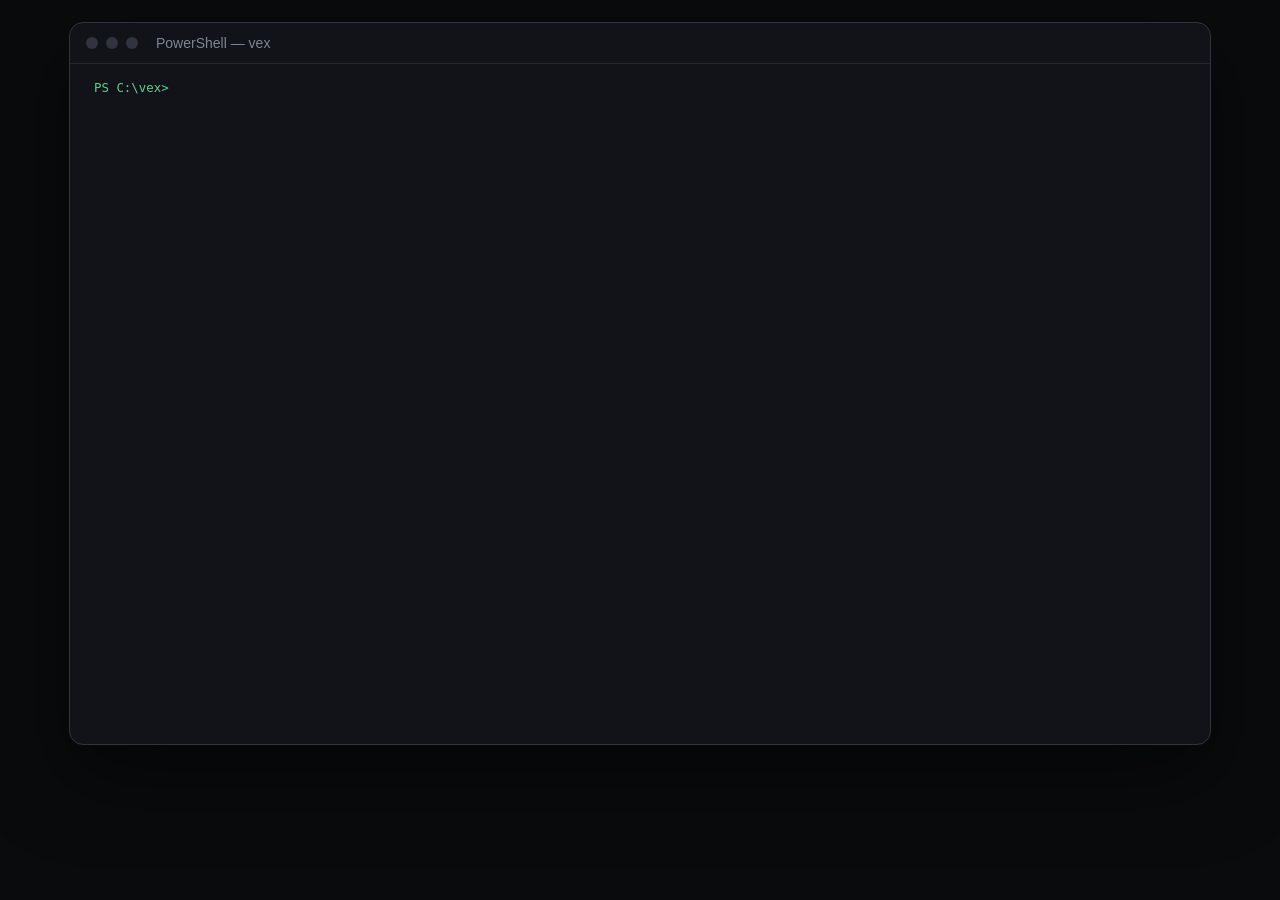
<file: docs/demo/term.html>
<!doctype html><meta charset=utf-8><style>
@font-face{font-family:Barlow;font-weight:400;src:url(file:///home/user/eagle22221/vex/web/fonts/barlow-latin-400-normal.woff2)}
@font-face{font-family:Barlow;font-weight:600;src:url(file:///home/user/eagle22221/vex/web/fonts/barlow-latin-600-normal.woff2)}
@font-face{font-family:BSC;font-weight:600;src:url(file:///home/user/eagle22221/vex/web/fonts/barlow-semi-condensed-latin-600-normal.woff2)}
@font-face{font-family:Mono;src:url(file:///home/user/eagle22221/vex/web/fonts/ibm-plex-mono-latin-400-normal.woff2)}
@font-face{font-family:Mono;font-weight:600;src:url(file:///home/user/eagle22221/vex/web/fonts/ibm-plex-mono-latin-600-normal.woff2)}
html,body{margin:0;height:100%;background:#0A0B0D;color:#E9ECF1;font-family:Barlow,sans-serif}

body{display:flex;align-items:flex-start;justify-content:center;padding-top:22px;box-sizing:border-box}
.w{width:1140px;border:1px solid #2F343E;border-radius:14px;background:#111318;box-shadow:0 30px 80px rgba(0,0,0,.5);overflow:hidden}
.t{height:40px;display:flex;align-items:center;gap:8px;padding:0 16px;border-bottom:1px solid #22262E;color:#7C8596;font-size:14px}
.t i{width:12px;height:12px;border-radius:50%;background:#2F343E;display:block}
pre{margin:0;padding:16px 24px;font:12.4px/1.36 Mono,monospace;white-space:pre-wrap;height:648px;overflow:hidden}
.cmd{color:#E9ECF1} .p{color:#5FD08D}
#out{visibility:hidden}
</style><div class=w><div class=t><i></i><i></i><i></i><span style="margin-left:10px">PowerShell &mdash; vex</span></div>
<pre><span class=p>PS C:\vex&gt;</span> <span class=cmd id=cmd></span>
<span id=out><span style="color:#7C8596">vex identifies these techniques; it does not defeat them.</span>

<span style="font-weight:600;color:#FF7B72">Anti-debugging  [high]</span>
  - imports CheckRemoteDebuggerPresent
  - imports GetTickCount
  - imports IsDebuggerPresent
  - imports NtQueryInformationProcess
  - imports OutputDebugStringA
<span style="color:#7C8596">  The program checks whether it is being debugged and can hide, change its behaviour or refuse to run. Common in anti-cheat, DRM and malware.</span>

<span style="font-weight:600;color:#FF7B72">Virtual-machine or sandbox checks  [high]</span>
  - string &quot;SbieDll.dll&quot;
  - string &quot;VBoxGuest&quot;
  - string &quot;qemu-ga&quot;
  - string &quot;vboxservice&quot;
  - string &quot;vmci.sys&quot;
  - string &quot;vmtoolsd&quot;
<span style="color:#7C8596">  The program looks for signs that it is running in a virtual machine or an analysis sandbox, which it may use to behave differently when watched.</span>

<span style="font-weight:600;color:#FF7B72">API or input hooking  [high]</span>
  - imports SetWindowsHookExW
<span style="color:#7C8596">  The program can intercept calls, messages or input that belong to other software. Used by overlays, cheats, key loggers and anti-cheat.</span>

<span style="font-weight:600;color:#FF7B72">Process injection  [high]</span>
  - imports CreateRemoteThread
  - imports VirtualAllocEx
  - imports WriteProcessMemory
<span style="color:#7C8596">  The program can write code or data into another running process and execute it. Game cheats use this to get inside a game; some anti-cheat and much malware use it too.</span>

<span style="font-weight:600;color:#FF7B72">Packing or protection  [high]</span>
  - section &quot;UPX1&quot; (UPX)
  - section &quot;UPX1&quot; entropy 7.55 of 8
<span style="color:#7C8596">  The program&#x27;s code is compressed or protected, so most of it cannot be read until the program unpacks itself in memory at run time. Packers and protectors are used by anti-cheat, DRM and malware alike; to read the real code you would run it under a debugger and dump it.</span>
</span></pre></div>
</file>
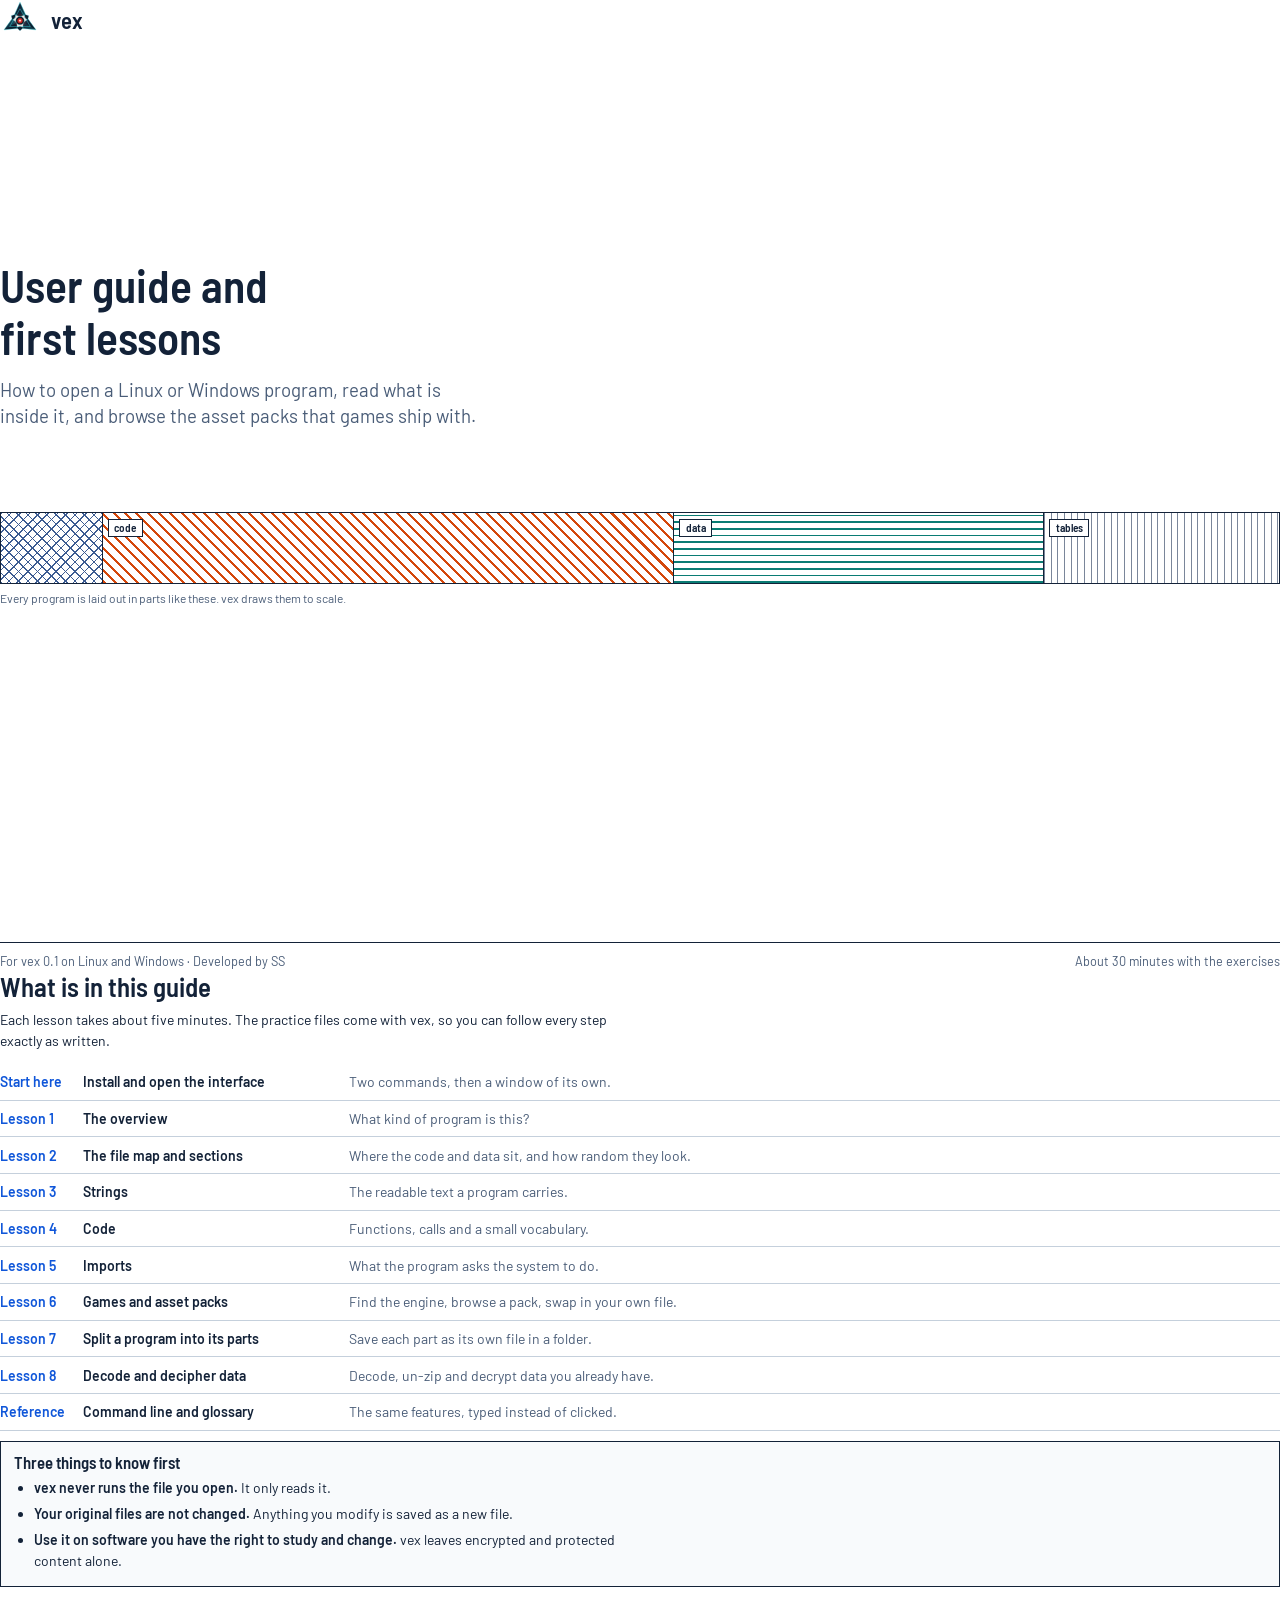
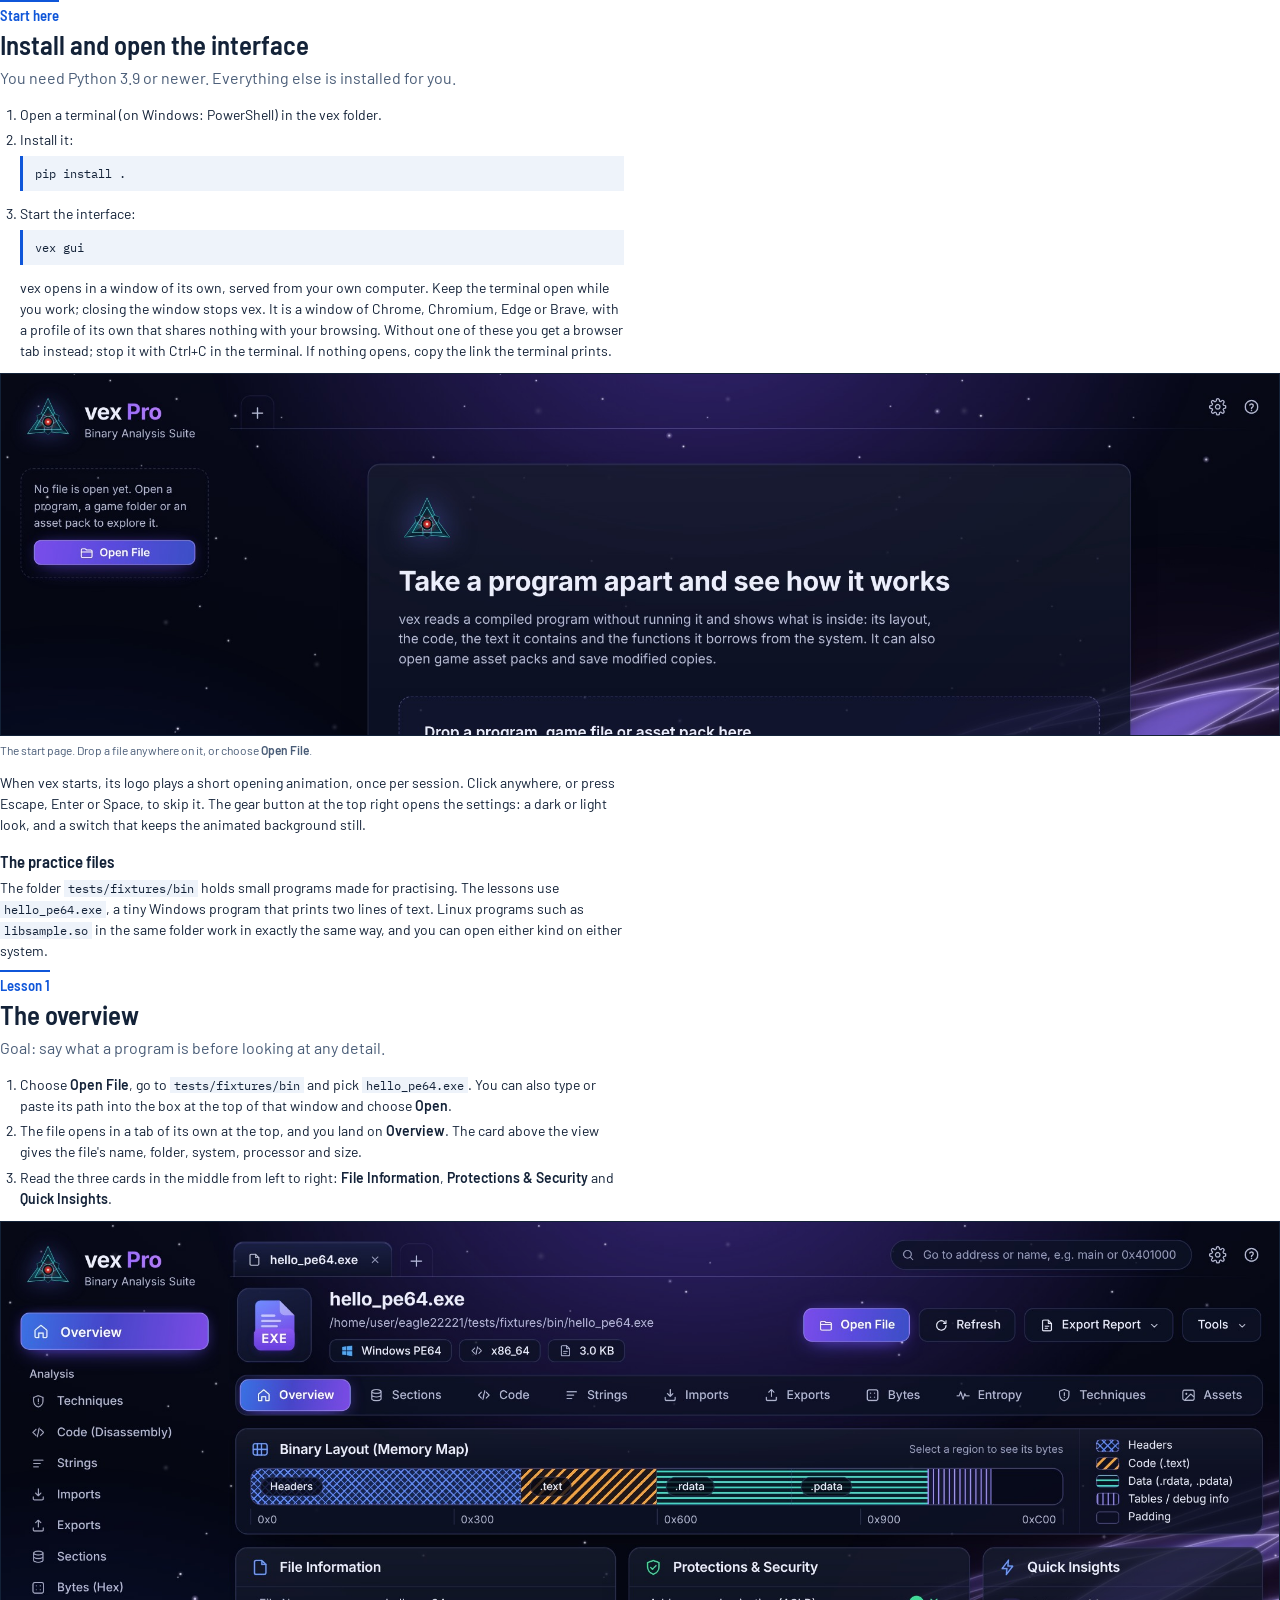
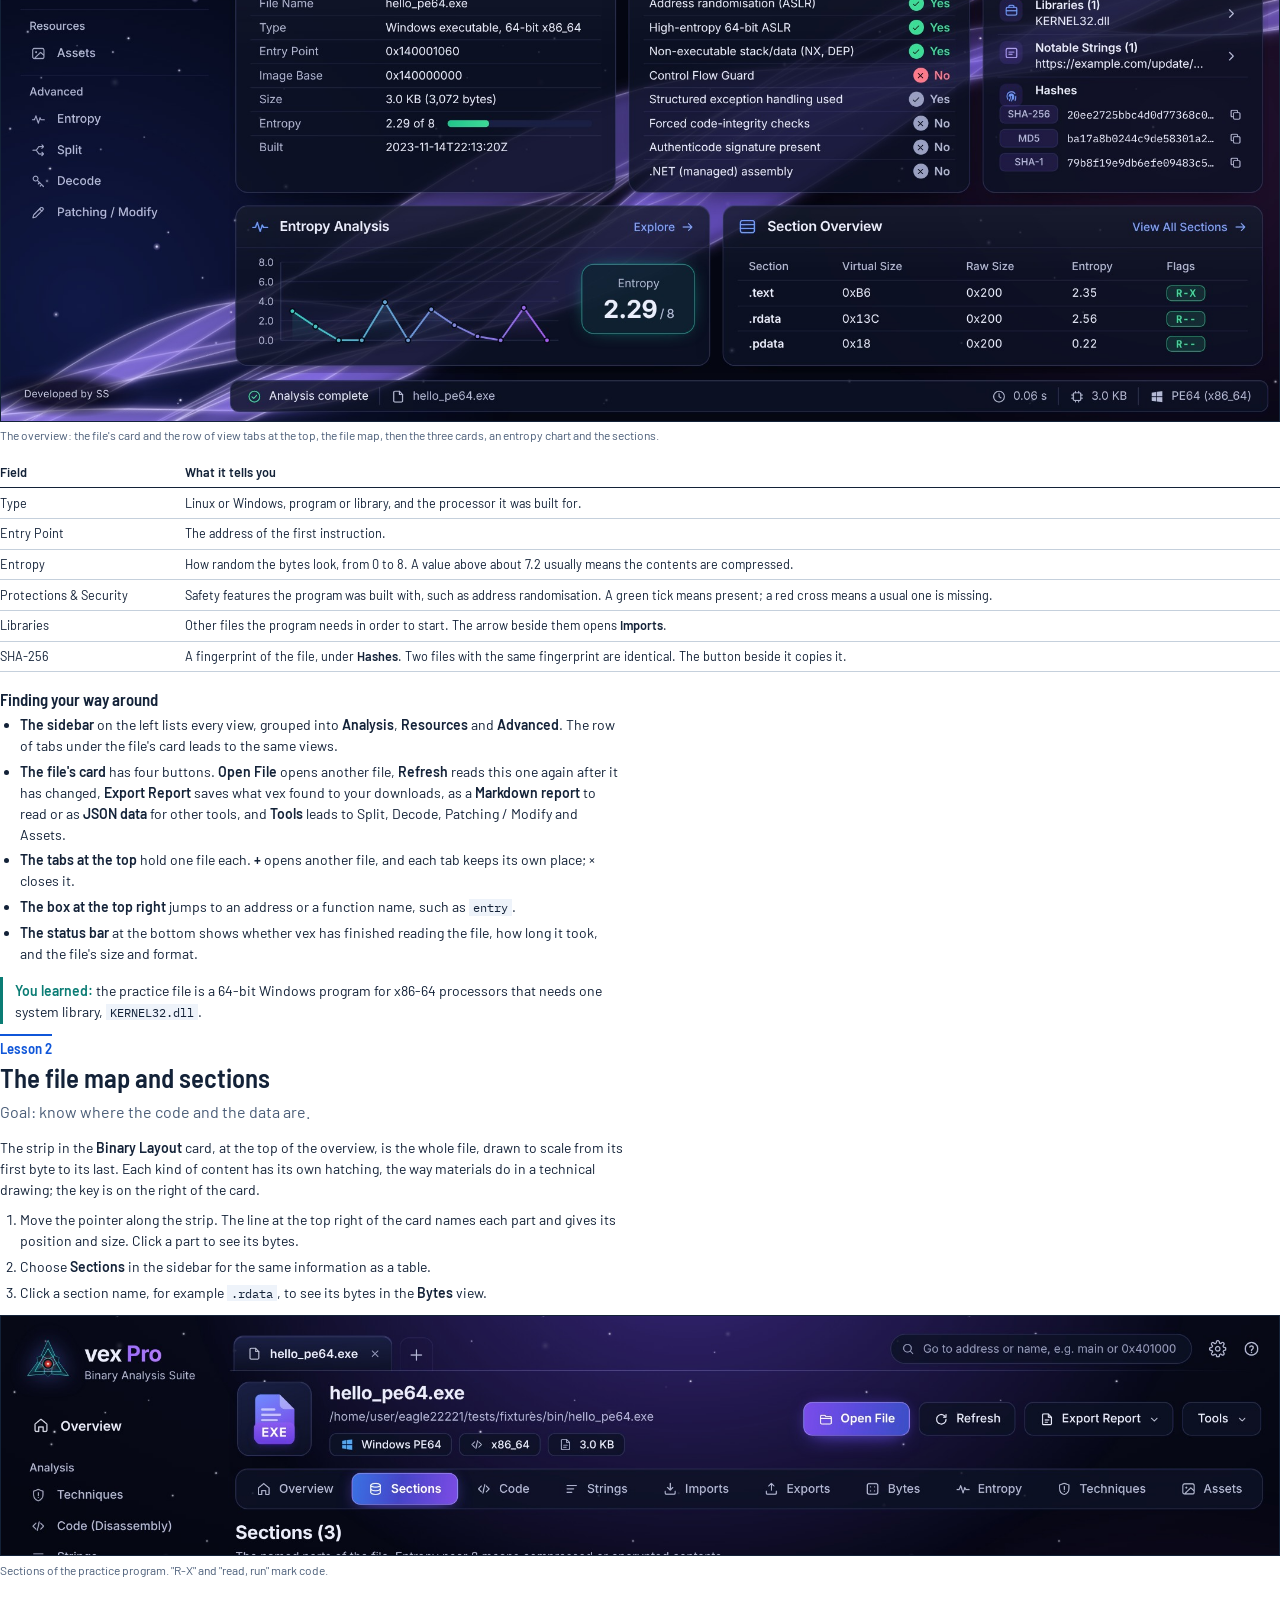
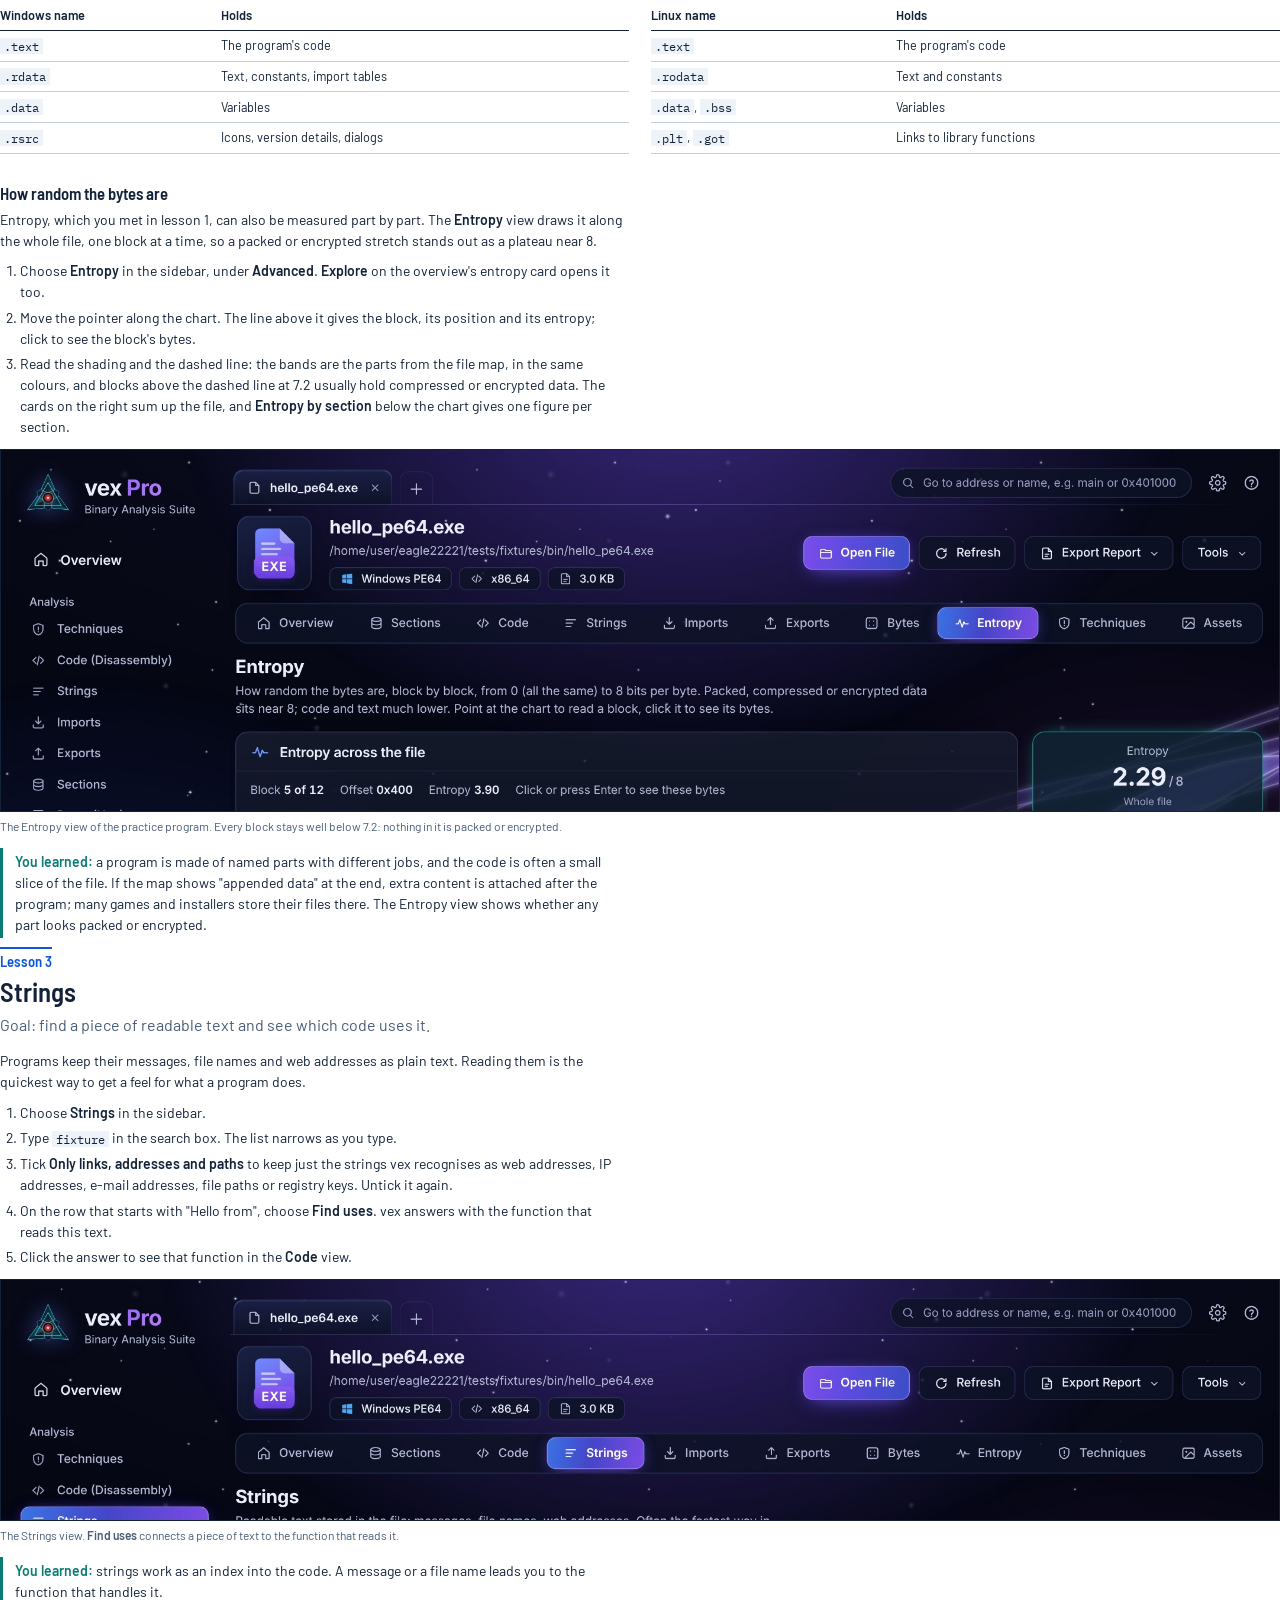
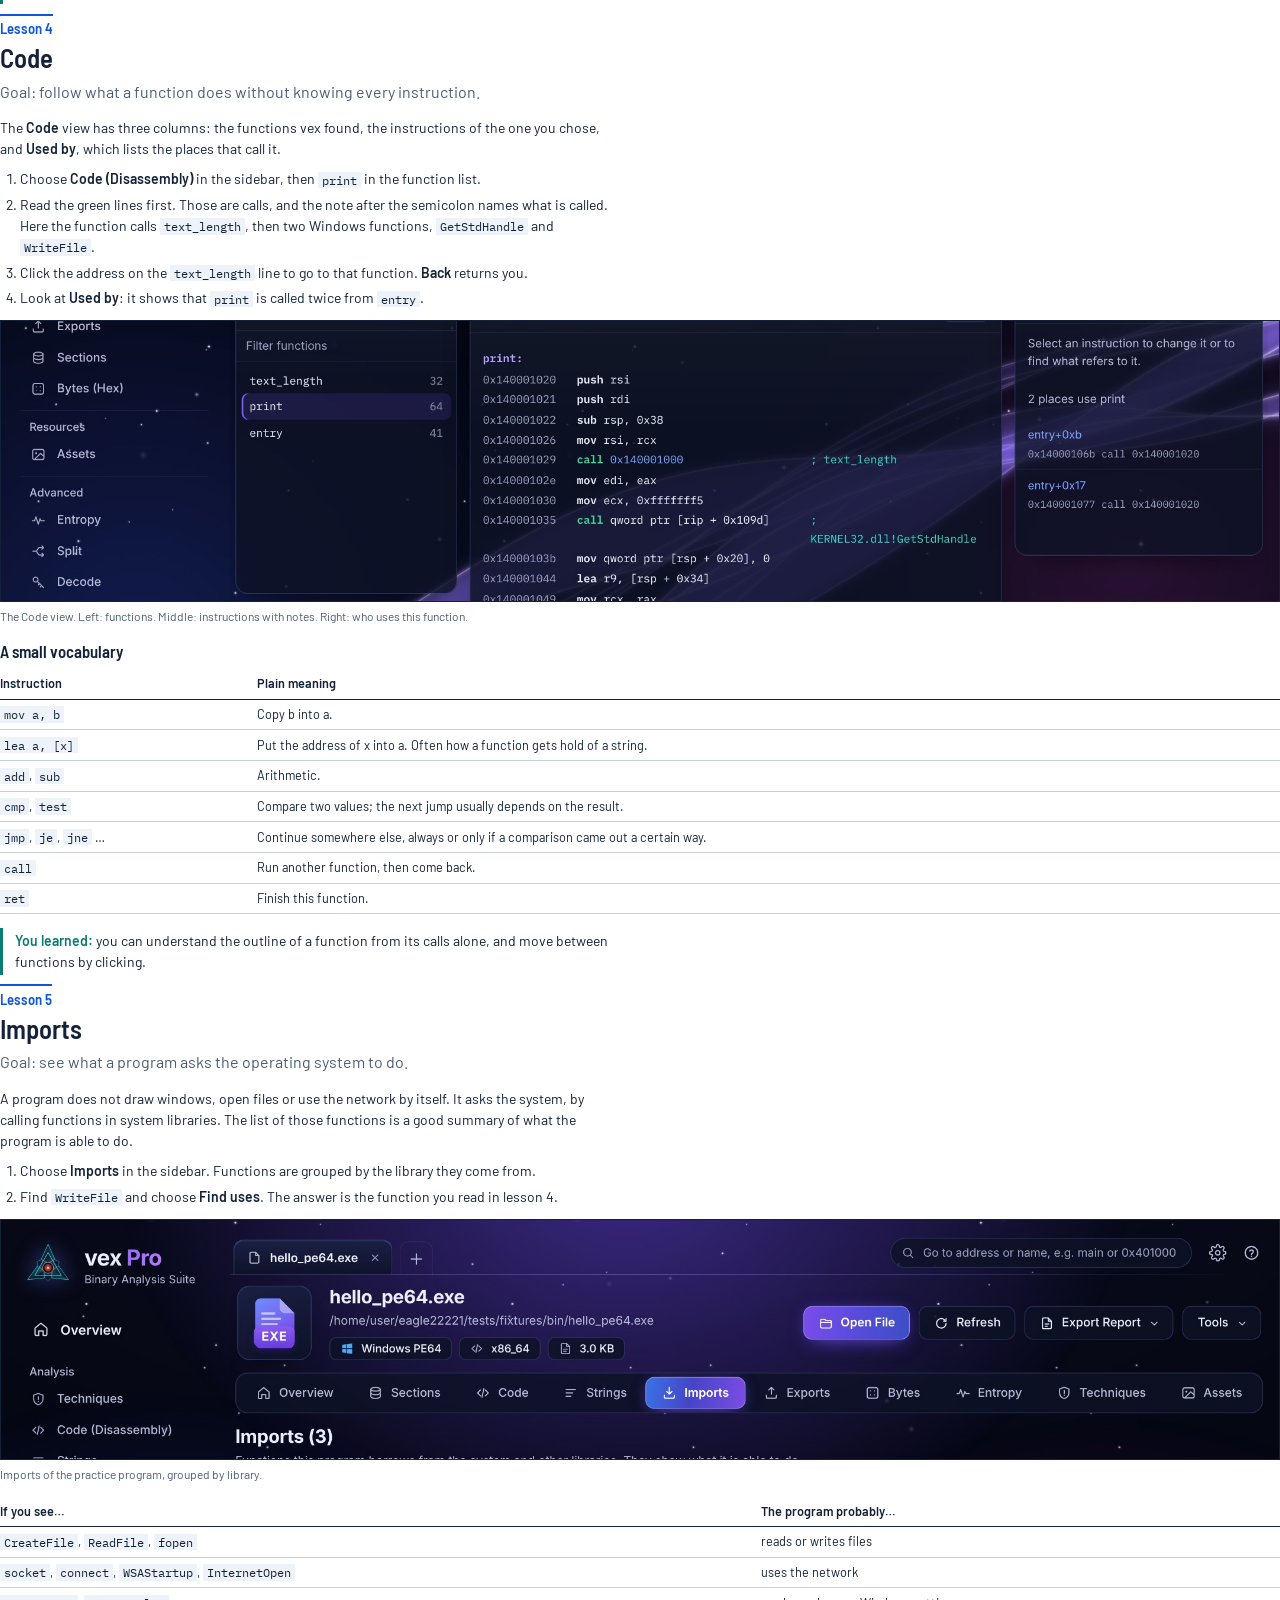
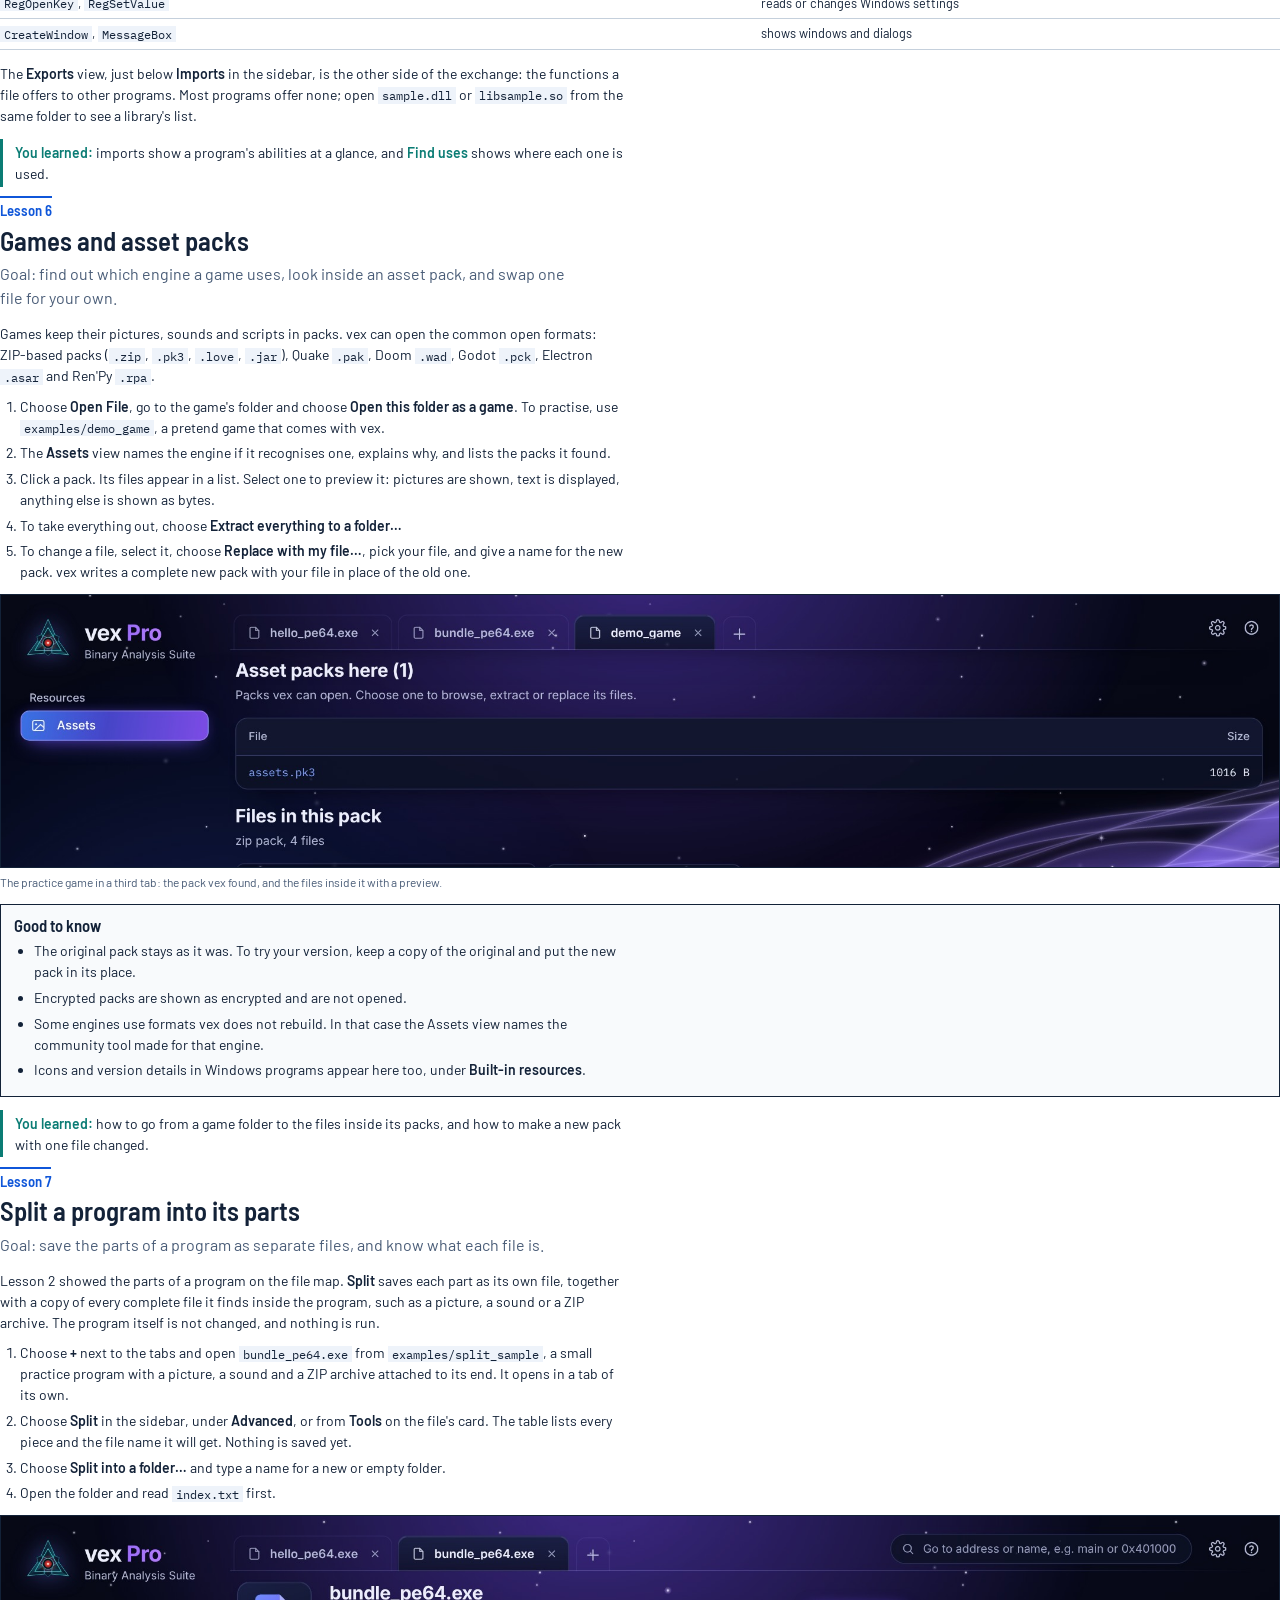
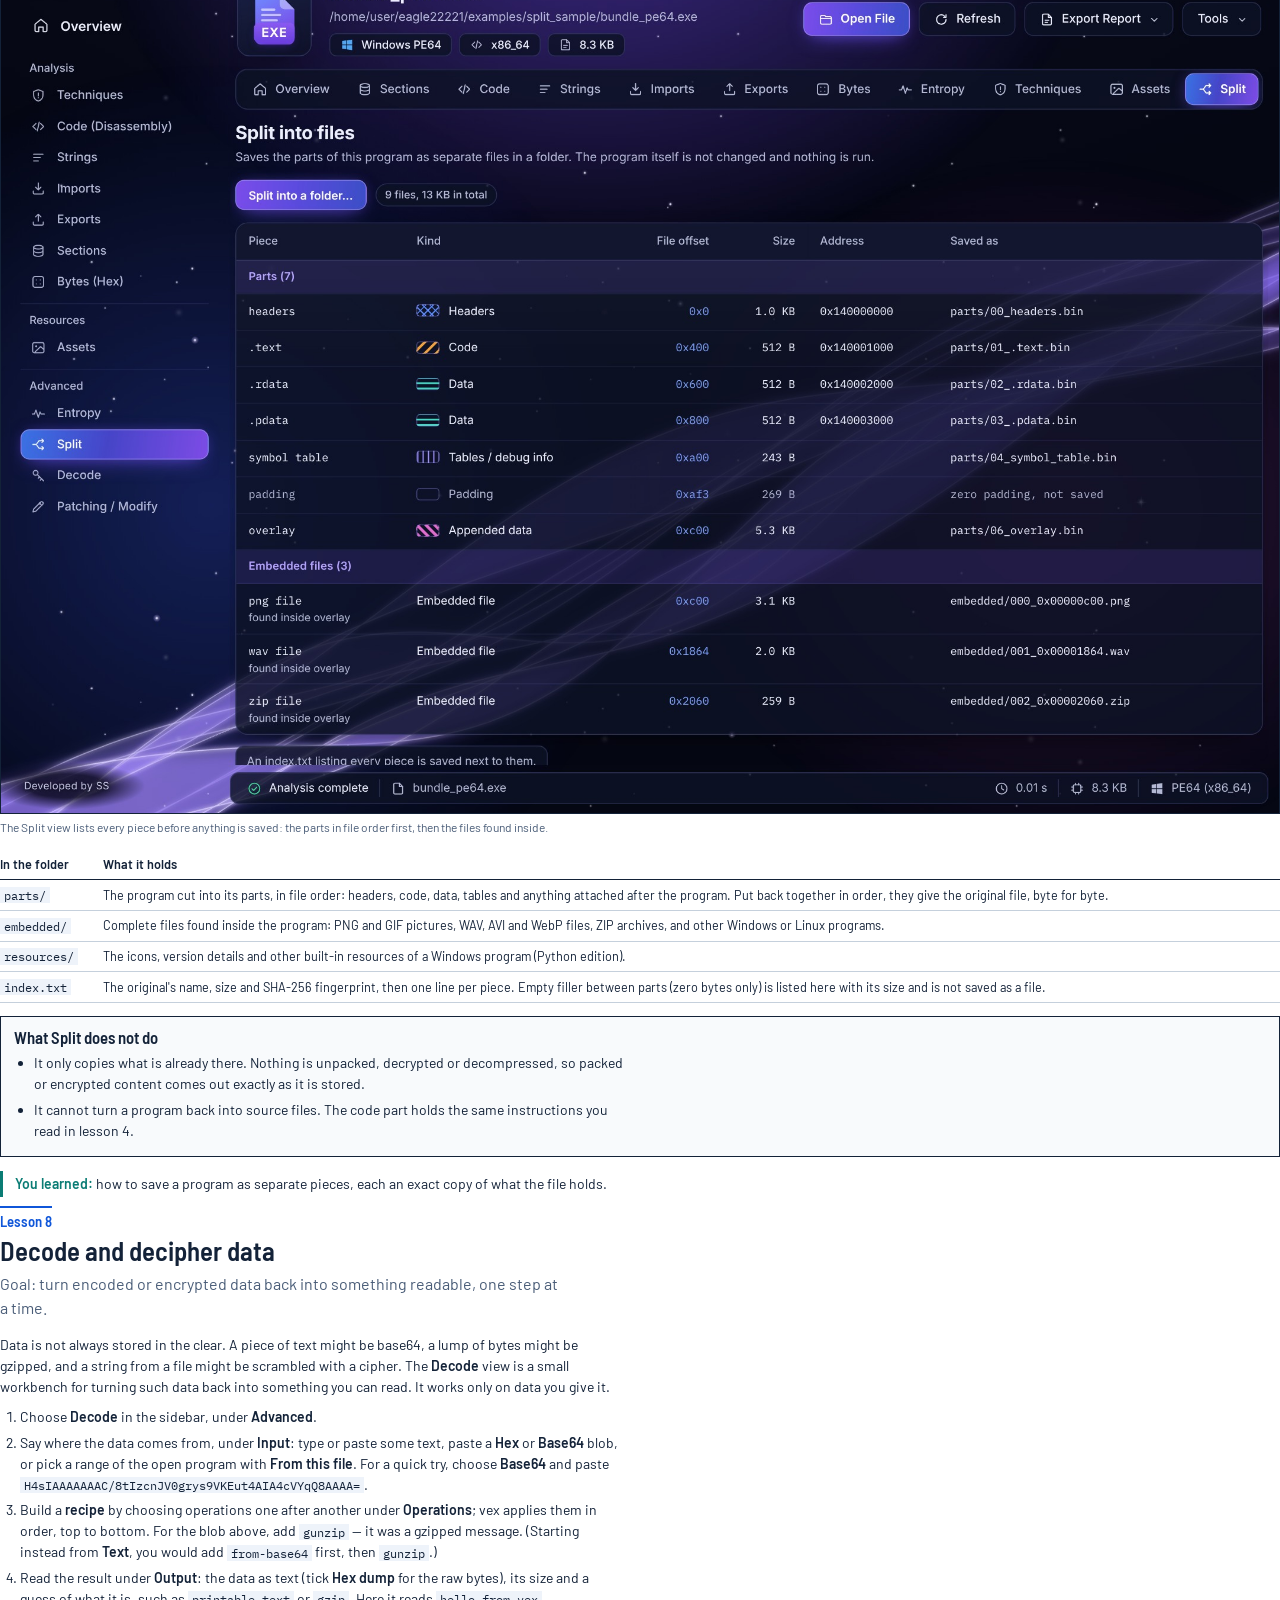
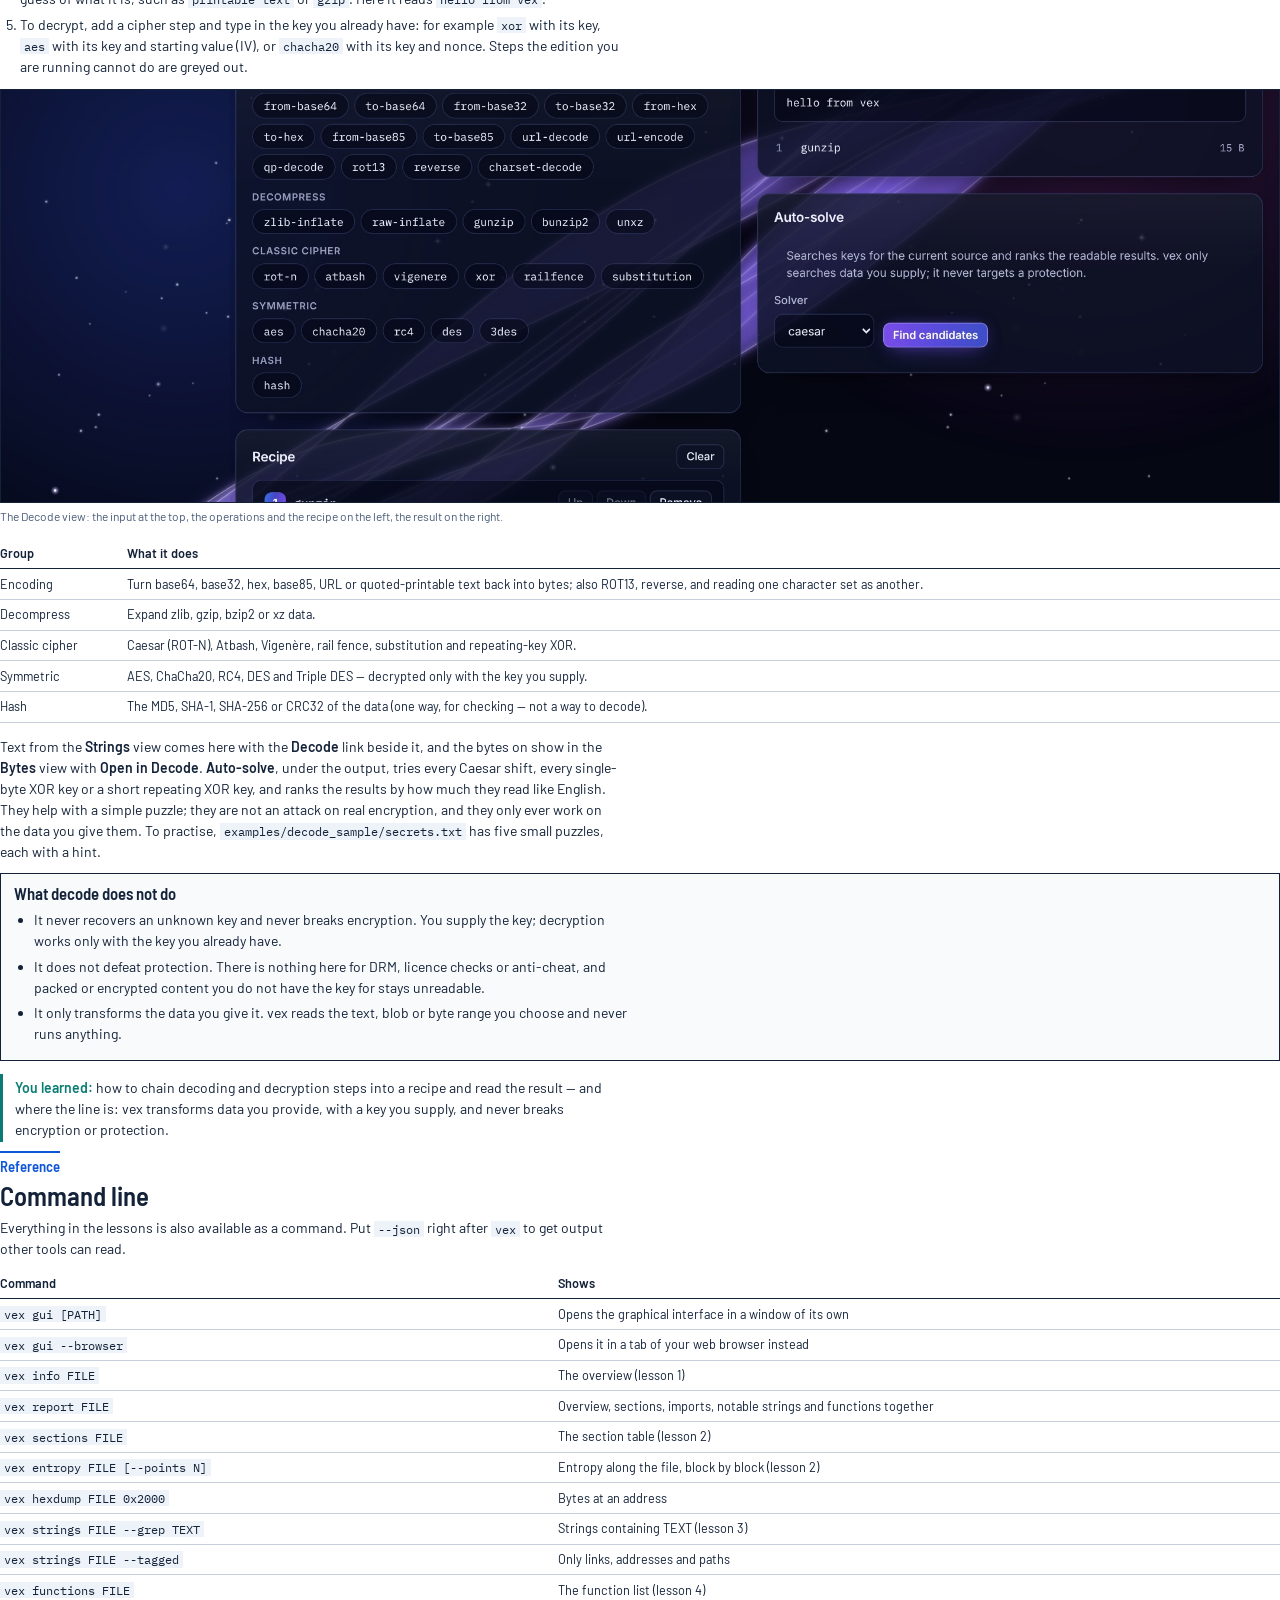
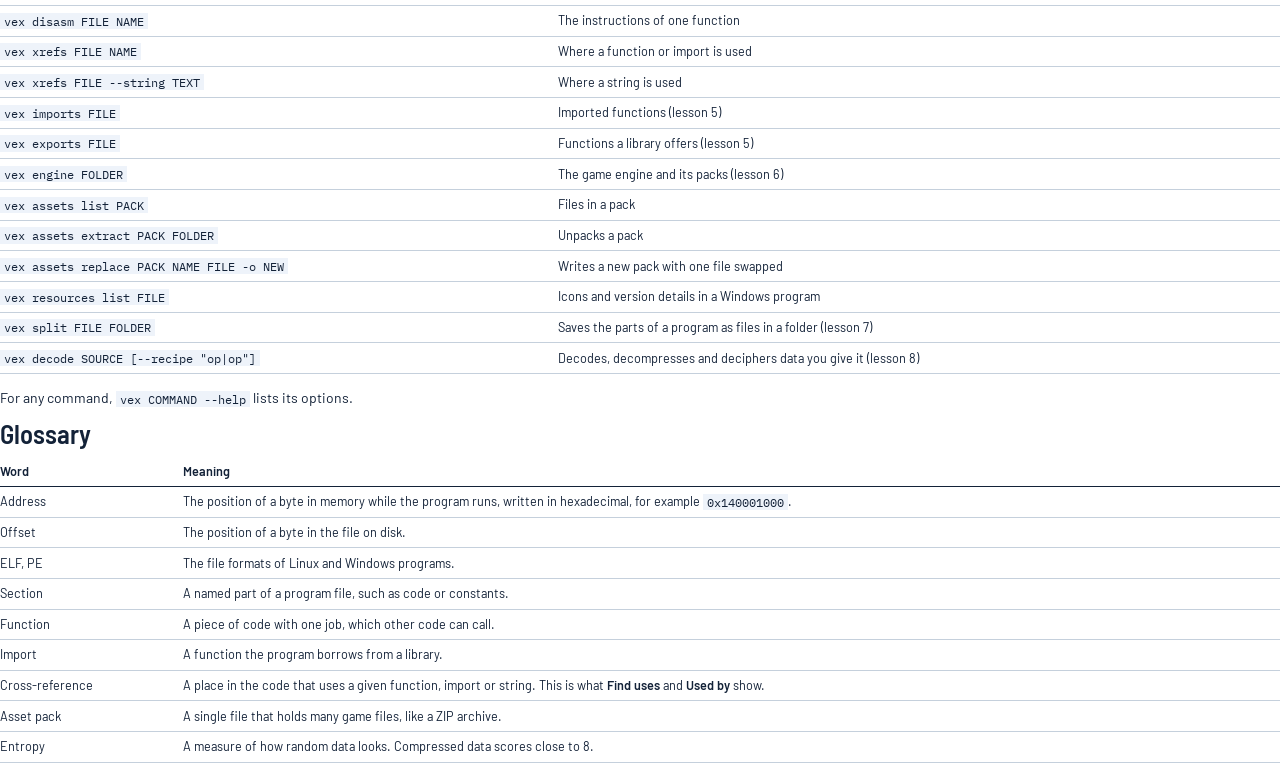
<file: docs/guide/guide.html>
<!doctype html>
<html lang="en">
<head>
<meta charset="utf-8">
<title>vex user guide</title>
<style>
@font-face { font-family: "Barlow"; font-weight: 400; src: url("../../vex/web/fonts/barlow-latin-400-normal.woff2") format("woff2"); }
@font-face { font-family: "Barlow"; font-weight: 500; src: url("../../vex/web/fonts/barlow-latin-500-normal.woff2") format("woff2"); }
@font-face { font-family: "Barlow"; font-weight: 600; src: url("../../vex/web/fonts/barlow-latin-600-normal.woff2") format("woff2"); }
@font-face { font-family: "Barlow Semi Condensed"; font-weight: 600; src: url("../../vex/web/fonts/barlow-semi-condensed-latin-600-normal.woff2") format("woff2"); }
@font-face { font-family: "IBM Plex Mono"; font-weight: 400; src: url("../../vex/web/fonts/ibm-plex-mono-latin-400-normal.woff2") format("woff2"); }

@page { size: A4; margin: 18mm 18mm 20mm; }
:root { --ink: #132238; --ink-2: #4A5D78; --line: #C5D0DC; --accent: #0F56D9; --wash: #EEF3FA;
  --code: #D4480B; --data: #0A7C74; --paper: #F8FAFC; }
* { box-sizing: border-box; }
html { font: 400 10.5pt/1.5 "Barlow", sans-serif; color: var(--ink); -webkit-print-color-adjust: exact; print-color-adjust: exact; }
body { margin: 0; }
h1, h2, h3 { font-family: "Barlow Semi Condensed", sans-serif; font-weight: 600; line-height: 1.15; margin: 0; }
h1 { font-size: 34pt; }
h2 { font-size: 20pt; margin-bottom: 5pt; }
h3 { font-size: 12.5pt; margin: 13pt 0 4pt; break-after: avoid; }
.keep { break-inside: avoid; }
p { margin: 0 0 7pt; max-width: 165mm; }
ol, ul { margin: 0 0 8pt; padding-left: 15pt; max-width: 165mm; }
li { margin-bottom: 3.5pt; }
code, pre { font-family: "IBM Plex Mono", monospace; font-size: 8.8pt; }
code { background: var(--wash); padding: .5pt 3pt; }
pre { background: var(--wash); border-left: 2.5pt solid var(--accent); padding: 7pt 9pt; margin: 4pt 0 9pt; white-space: pre-wrap; line-height: 1.45; break-inside: avoid; }
pre code { background: none; padding: 0; }
b { font-weight: 600; }

.cover { height: 257mm; display: flex; flex-direction: column; break-after: page; }
.brand { display: flex; align-items: center; gap: 8pt; font: 600 17pt/1 "Barlow Semi Condensed"; }
.brand img { width: 30pt; height: 30pt; }
.cover-main { margin-top: 58mm; }
.cover-main p { font-size: 14pt; color: var(--ink-2); max-width: 130mm; margin-top: 10pt; line-height: 1.4; }
.strip { display: flex; height: 19mm; border: 1.2pt solid var(--ink); margin-top: 22mm; }
.strip div { border-right: 1.2pt solid var(--ink); position: relative; }
.strip div:last-child { border-right: 0; }
.strip span { position: absolute; left: 4pt; top: 4pt; background: #fff; border: .8pt solid var(--ink); padding: 1pt 4pt; font: 600 8.5pt/1.2 "Barlow Semi Condensed"; }
.hx { background-image: repeating-linear-gradient(45deg, #3B5B92 0 .8pt, transparent .8pt 5pt), repeating-linear-gradient(-45deg, #3B5B92 0 .8pt, transparent .8pt 5pt); }
.cd { background-image: repeating-linear-gradient(45deg, var(--code) 0 1.6pt, transparent 1.6pt 6pt); }
.dt { background-image: repeating-linear-gradient(0deg, var(--data) 0 1.2pt, transparent 1.2pt 5pt); }
.mt { background-image: repeating-linear-gradient(90deg, #7A869A 0 .8pt, transparent .8pt 5pt); }
.strip-note { font-size: 9pt; color: var(--ink-2); margin-top: 4pt; }
.cover-foot { margin-top: auto; border-top: 1.2pt solid var(--ink); padding-top: 7pt; display: flex; justify-content: space-between; color: var(--ink-2); font-size: 9.5pt; }

.contents { break-after: page; }
.contents > ol { list-style: none; padding: 0; margin-top: 10pt; max-width: none; }
.contents > ol > li { display: flex; gap: 10pt; padding: 5.5pt 0; border-bottom: .6pt solid var(--line); margin: 0; }
.contents .n { width: 52pt; color: var(--accent); font-weight: 600; }
.contents .t { font-weight: 600; width: 190pt; }
.contents .d { color: var(--ink-2); flex: 1; }

.lesson { break-before: page; }
.lesson-no { font: 600 11pt/1 "Barlow Semi Condensed"; color: var(--accent); border-top: 1.5pt solid var(--accent); display: inline-block; padding-top: 4pt; margin-bottom: 5pt; }
.goal { font-size: 12pt; color: var(--ink-2); margin-bottom: 10pt; max-width: 150mm; }
figure { margin: 9pt 0 10pt; break-inside: avoid; }
figure img { width: 100%; border: .8pt solid var(--ink); display: block; }
/* The screenshots are 1440 pixels wide, so 1 mm here is about 8.3 of their pixels. Each class
   shows the part of a screenshot its lesson is about: from the top, or a band (object-position). */
figure.crop img { height: 96mm; object-fit: cover; object-position: top left; }
figure.crop-table img { height: 64mm; object-fit: cover; object-position: top left; }
figure.crop-short img { height: 72.5mm; object-fit: cover; object-position: top left; }
figure.crop-code img { height: 74.5mm; object-fit: cover; object-position: 0 57.5%; }
figure.crop-decode img { height: 109.6mm; object-fit: cover; object-position: 0 81.7%; }
figcaption { font-size: 9pt; color: var(--ink-2); margin-top: 3.5pt; }
.box { border: .8pt solid var(--ink); padding: 8pt 10pt; margin: 8pt 0 10pt; break-inside: avoid; background: var(--paper); }
.box h3 { margin-top: 0; }
.box ul:last-child { margin-bottom: 0; }
.learned { border-left: 2.5pt solid var(--data); padding: 2pt 0 2pt 9pt; margin-top: 10pt; break-inside: avoid; }
.learned b { color: var(--data); }
table { border-collapse: collapse; width: 100%; margin: 6pt 0 10pt; font-size: 9.5pt; break-inside: avoid; }
th { text-align: left; font-weight: 600; border-bottom: 1.2pt solid var(--ink); padding: 4pt 8pt 4pt 0; }
td { border-bottom: .6pt solid var(--line); padding: 4pt 8pt 4pt 0; vertical-align: top; }
td code { white-space: nowrap; }
.two { display: grid; grid-template-columns: 1fr 1fr; gap: 0 16pt; }
</style>
</head>
<body>

<section class="cover">
  <div class="brand">
    <img src="../../vex/web/logo.svg" alt="">
    vex
  </div>
  <div class="cover-main">
    <h1>User guide and<br>first lessons</h1>
    <p>How to open a Linux or Windows program, read what is inside it, and browse the asset packs that games ship with.</p>
    <div class="strip">
      <div class="hx" style="flex:6"></div>
      <div class="cd" style="flex:34"><span>code</span></div>
      <div class="dt" style="flex:22"><span>data</span></div>
      <div class="mt" style="flex:14"><span>tables</span></div>
    </div>
    <div class="strip-note">Every program is laid out in parts like these. vex draws them to scale.</div>
  </div>
  <div class="cover-foot"><span>For vex 0.1 on Linux and Windows &middot; Developed by SS</span><span>About 30 minutes with the exercises</span></div>
</section>

<section class="contents">
  <h2>What is in this guide</h2>
  <p>Each lesson takes about five minutes. The practice files come with vex, so you can follow every step exactly as written.</p>
  <ol>
    <li><span class="n">Start here</span><span class="t">Install and open the interface</span><span class="d">Two commands, then a window of its own.</span></li>
    <li><span class="n">Lesson 1</span><span class="t">The overview</span><span class="d">What kind of program is this?</span></li>
    <li><span class="n">Lesson 2</span><span class="t">The file map and sections</span><span class="d">Where the code and data sit, and how random they look.</span></li>
    <li><span class="n">Lesson 3</span><span class="t">Strings</span><span class="d">The readable text a program carries.</span></li>
    <li><span class="n">Lesson 4</span><span class="t">Code</span><span class="d">Functions, calls and a small vocabulary.</span></li>
    <li><span class="n">Lesson 5</span><span class="t">Imports</span><span class="d">What the program asks the system to do.</span></li>
    <li><span class="n">Lesson 6</span><span class="t">Games and asset packs</span><span class="d">Find the engine, browse a pack, swap in your own file.</span></li>
    <li><span class="n">Lesson 7</span><span class="t">Split a program into its parts</span><span class="d">Save each part as its own file in a folder.</span></li>
    <li><span class="n">Lesson 8</span><span class="t">Decode and decipher data</span><span class="d">Decode, un-zip and decrypt data you already have.</span></li>
    <li><span class="n">Reference</span><span class="t">Command line and glossary</span><span class="d">The same features, typed instead of clicked.</span></li>
  </ol>

  <div class="box">
    <h3>Three things to know first</h3>
    <ul>
      <li><b>vex never runs the file you open.</b> It only reads it.</li>
      <li><b>Your original files are not changed.</b> Anything you modify is saved as a new file.</li>
      <li><b>Use it on software you have the right to study and change.</b> vex leaves encrypted and protected content alone.</li>
    </ul>
  </div>
</section>

<section class="lesson">
  <div class="lesson-no">Start here</div>
  <h2>Install and open the interface</h2>
  <p class="goal">You need Python 3.9 or newer. Everything else is installed for you.</p>
  <ol>
    <li>Open a terminal (on Windows: PowerShell) in the vex folder.</li>
    <li>Install it:
      <pre><code>pip install .</code></pre></li>
    <li>Start the interface:
      <pre><code>vex gui</code></pre>
      vex opens in a window of its own, served from your own computer. Keep the terminal open while you work; closing the window stops vex. It is a window of Chrome, Chromium, Edge or Brave, with a profile of its own that shares nothing with your browsing. Without one of these you get a browser tab instead; stop it with Ctrl+C in the terminal. If nothing opens, copy the link the terminal prints.</li>
  </ol>
  <figure class="crop"><img src="img/welcome.jpg" alt="The vex start page"><figcaption>The start page. Drop a file anywhere on it, or choose <b>Open File</b>.</figcaption></figure>
  <p>When vex starts, its logo plays a short opening animation, once per session. Click anywhere, or press Escape, Enter or Space, to skip it. The gear button at the top right opens the settings: a dark or light look, and a switch that keeps the animated background still.</p>
  <h3>The practice files</h3>
  <p>The folder <code>tests/fixtures/bin</code> holds small programs made for practising. The lessons use <code>hello_pe64.exe</code>, a tiny Windows program that prints two lines of text. Linux programs such as <code>libsample.so</code> in the same folder work in exactly the same way, and you can open either kind on either system.</p>
</section>

<section class="lesson">
  <div class="lesson-no">Lesson 1</div>
  <h2>The overview</h2>
  <p class="goal">Goal: say what a program is before looking at any detail.</p>
  <ol>
    <li>Choose <b>Open File</b>, go to <code>tests/fixtures/bin</code> and pick <code>hello_pe64.exe</code>. You can also type or paste its path into the box at the top of that window and choose <b>Open</b>.</li>
    <li>The file opens in a tab of its own at the top, and you land on <b>Overview</b>. The card above the view gives the file's name, folder, system, processor and size.</li>
    <li>Read the three cards in the middle from left to right: <b>File Information</b>, <b>Protections &amp; Security</b> and <b>Quick Insights</b>.</li>
  </ol>
  <figure><img src="img/overview.jpg" alt="Overview of the practice program"><figcaption>The overview: the file's card and the row of view tabs at the top, the file map, then the three cards, an entropy chart and the sections.</figcaption></figure>
  <table>
    <tr><th>Field</th><th>What it tells you</th></tr>
    <tr><td>Type</td><td>Linux or Windows, program or library, and the processor it was built for.</td></tr>
    <tr><td>Entry Point</td><td>The address of the first instruction.</td></tr>
    <tr><td>Entropy</td><td>How random the bytes look, from 0 to 8. A value above about 7.2 usually means the contents are compressed.</td></tr>
    <tr><td>Protections &amp; Security</td><td>Safety features the program was built with, such as address randomisation. A green tick means present; a red cross means a usual one is missing.</td></tr>
    <tr><td>Libraries</td><td>Other files the program needs in order to start. The arrow beside them opens <b>Imports</b>.</td></tr>
    <tr><td>SHA-256</td><td>A fingerprint of the file, under <b>Hashes</b>. Two files with the same fingerprint are identical. The button beside it copies it.</td></tr>
  </table>
  <div class="keep">
  <h3>Finding your way around</h3>
  <ul>
    <li><b>The sidebar</b> on the left lists every view, grouped into <b>Analysis</b>, <b>Resources</b> and <b>Advanced</b>. The row of tabs under the file's card leads to the same views.</li>
    <li><b>The file's card</b> has four buttons. <b>Open File</b> opens another file, <b>Refresh</b> reads this one again after it has changed, <b>Export Report</b> saves what vex found to your downloads, as a <b>Markdown report</b> to read or as <b>JSON data</b> for other tools, and <b>Tools</b> leads to Split, Decode, Patching / Modify and Assets.</li>
    <li><b>The tabs at the top</b> hold one file each. <b>+</b> opens another file, and each tab keeps its own place; × closes it.</li>
    <li><b>The box at the top right</b> jumps to an address or a function name, such as <code>entry</code>.</li>
    <li><b>The status bar</b> at the bottom shows whether vex has finished reading the file, how long it took, and the file's size and format.</li>
  </ul>
  </div>
  <p class="learned"><b>You learned:</b> the practice file is a 64-bit Windows program for x86-64 processors that needs one system library, <code>KERNEL32.dll</code>.</p>
</section>

<section class="lesson">
  <div class="lesson-no">Lesson 2</div>
  <h2>The file map and sections</h2>
  <p class="goal">Goal: know where the code and the data are.</p>
  <p>The strip in the <b>Binary Layout</b> card, at the top of the overview, is the whole file, drawn to scale from its first byte to its last. Each kind of content has its own hatching, the way materials do in a technical drawing; the key is on the right of the card.</p>
  <ol>
    <li>Move the pointer along the strip. The line at the top right of the card names each part and gives its position and size. Click a part to see its bytes.</li>
    <li>Choose <b>Sections</b> in the sidebar for the same information as a table.</li>
    <li>Click a section name, for example <code>.rdata</code>, to see its bytes in the <b>Bytes</b> view.</li>
  </ol>
  <figure class="crop-table"><img src="img/sections.jpg" alt="The Sections table"><figcaption>Sections of the practice program. "R-X" and "read, run" mark code.</figcaption></figure>
  <div class="two">
    <table>
      <tr><th>Windows name</th><th>Holds</th></tr>
      <tr><td><code>.text</code></td><td>The program's code</td></tr>
      <tr><td><code>.rdata</code></td><td>Text, constants, import tables</td></tr>
      <tr><td><code>.data</code></td><td>Variables</td></tr>
      <tr><td><code>.rsrc</code></td><td>Icons, version details, dialogs</td></tr>
    </table>
    <table>
      <tr><th>Linux name</th><th>Holds</th></tr>
      <tr><td><code>.text</code></td><td>The program's code</td></tr>
      <tr><td><code>.rodata</code></td><td>Text and constants</td></tr>
      <tr><td><code>.data</code>, <code>.bss</code></td><td>Variables</td></tr>
      <tr><td><code>.plt</code>, <code>.got</code></td><td>Links to library functions</td></tr>
    </table>
  </div>
  <div class="keep">
  <h3>How random the bytes are</h3>
  <p>Entropy, which you met in lesson 1, can also be measured part by part. The <b>Entropy</b> view draws it along the whole file, one block at a time, so a packed or encrypted stretch stands out as a plateau near 8.</p>
  <ol>
    <li>Choose <b>Entropy</b> in the sidebar, under <b>Advanced</b>. <b>Explore</b> on the overview's entropy card opens it too.</li>
    <li>Move the pointer along the chart. The line above it gives the block, its position and its entropy; click to see the block's bytes.</li>
    <li>Read the shading and the dashed line: the bands are the parts from the file map, in the same colours, and blocks above the dashed line at 7.2 usually hold compressed or encrypted data. The cards on the right sum up the file, and <b>Entropy by section</b> below the chart gives one figure per section.</li>
  </ol>
  </div>
  <figure class="crop"><img src="img/entropy.jpg" alt="The Entropy view"><figcaption>The Entropy view of the practice program. Every block stays well below 7.2: nothing in it is packed or encrypted.</figcaption></figure>
  <p class="learned"><b>You learned:</b> a program is made of named parts with different jobs, and the code is often a small slice of the file. If the map shows "appended data" at the end, extra content is attached after the program; many games and installers store their files there. The Entropy view shows whether any part looks packed or encrypted.</p>
</section>

<section class="lesson">
  <div class="lesson-no">Lesson 3</div>
  <h2>Strings</h2>
  <p class="goal">Goal: find a piece of readable text and see which code uses it.</p>
  <p>Programs keep their messages, file names and web addresses as plain text. Reading them is the quickest way to get a feel for what a program does.</p>
  <ol>
    <li>Choose <b>Strings</b> in the sidebar.</li>
    <li>Type <code>fixture</code> in the search box. The list narrows as you type.</li>
    <li>Tick <b>Only links, addresses and paths</b> to keep just the strings vex recognises as web addresses, IP addresses, e-mail addresses, file paths or registry keys. Untick it again.</li>
    <li>On the row that starts with "Hello from", choose <b>Find uses</b>. vex answers with the function that reads this text.</li>
    <li>Click the answer to see that function in the <b>Code</b> view.</li>
  </ol>
  <figure class="crop-table"><img src="img/strings.jpg" alt="The Strings view"><figcaption>The Strings view. <b>Find uses</b> connects a piece of text to the function that reads it.</figcaption></figure>
  <p class="learned"><b>You learned:</b> strings work as an index into the code. A message or a file name leads you to the function that handles it.</p>
</section>

<section class="lesson">
  <div class="lesson-no">Lesson 4</div>
  <h2>Code</h2>
  <p class="goal">Goal: follow what a function does without knowing every instruction.</p>
  <p>The <b>Code</b> view has three columns: the functions vex found, the instructions of the one you chose, and <b>Used by</b>, which lists the places that call it.</p>
  <ol>
    <li>Choose <b>Code (Disassembly)</b> in the sidebar, then <code>print</code> in the function list.</li>
    <li>Read the green lines first. Those are calls, and the note after the semicolon names what is called. Here the function calls <code>text_length</code>, then two Windows functions, <code>GetStdHandle</code> and <code>WriteFile</code>.</li>
    <li>Click the address on the <code>text_length</code> line to go to that function. <b>Back</b> returns you.</li>
    <li>Look at <b>Used by</b>: it shows that <code>print</code> is called twice from <code>entry</code>.</li>
  </ol>
  <figure class="crop-code"><img src="img/code.jpg" alt="The Code view"><figcaption>The Code view. Left: functions. Middle: instructions with notes. Right: who uses this function.</figcaption></figure>
  <div class="keep">
  <h3>A small vocabulary</h3>
  <table>
    <tr><th>Instruction</th><th>Plain meaning</th></tr>
    <tr><td><code>mov a, b</code></td><td>Copy b into a.</td></tr>
    <tr><td><code>lea a, [x]</code></td><td>Put the address of x into a. Often how a function gets hold of a string.</td></tr>
    <tr><td><code>add</code>, <code>sub</code></td><td>Arithmetic.</td></tr>
    <tr><td><code>cmp</code>, <code>test</code></td><td>Compare two values; the next jump usually depends on the result.</td></tr>
    <tr><td><code>jmp</code>, <code>je</code>, <code>jne</code> …</td><td>Continue somewhere else, always or only if a comparison came out a certain way.</td></tr>
    <tr><td><code>call</code></td><td>Run another function, then come back.</td></tr>
    <tr><td><code>ret</code></td><td>Finish this function.</td></tr>
  </table>
  </div>
  <p class="learned"><b>You learned:</b> you can understand the outline of a function from its calls alone, and move between functions by clicking.</p>
</section>

<section class="lesson">
  <div class="lesson-no">Lesson 5</div>
  <h2>Imports</h2>
  <p class="goal">Goal: see what a program asks the operating system to do.</p>
  <p>A program does not draw windows, open files or use the network by itself. It asks the system, by calling functions in system libraries. The list of those functions is a good summary of what the program is able to do.</p>
  <ol>
    <li>Choose <b>Imports</b> in the sidebar. Functions are grouped by the library they come from.</li>
    <li>Find <code>WriteFile</code> and choose <b>Find uses</b>. The answer is the function you read in lesson 4.</li>
  </ol>
  <figure class="crop-table"><img src="img/imports.jpg" alt="The Imports view"><figcaption>Imports of the practice program, grouped by library.</figcaption></figure>
  <table>
    <tr><th>If you see…</th><th>The program probably…</th></tr>
    <tr><td><code>CreateFile</code>, <code>ReadFile</code>, <code>fopen</code></td><td>reads or writes files</td></tr>
    <tr><td><code>socket</code>, <code>connect</code>, <code>WSAStartup</code>, <code>InternetOpen</code></td><td>uses the network</td></tr>
    <tr><td><code>RegOpenKey</code>, <code>RegSetValue</code></td><td>reads or changes Windows settings</td></tr>
    <tr><td><code>CreateWindow</code>, <code>MessageBox</code></td><td>shows windows and dialogs</td></tr>
  </table>
  <p>The <b>Exports</b> view, just below <b>Imports</b> in the sidebar, is the other side of the exchange: the functions a file offers to other programs. Most programs offer none; open <code>sample.dll</code> or <code>libsample.so</code> from the same folder to see a library's list.</p>
  <p class="learned"><b>You learned:</b> imports show a program's abilities at a glance, and <b>Find uses</b> shows where each one is used.</p>
</section>

<section class="lesson">
  <div class="lesson-no">Lesson 6</div>
  <h2>Games and asset packs</h2>
  <p class="goal">Goal: find out which engine a game uses, look inside an asset pack, and swap one file for your own.</p>
  <p>Games keep their pictures, sounds and scripts in packs. vex can open the common open formats: ZIP-based packs (<code>.zip</code>, <code>.pk3</code>, <code>.love</code>, <code>.jar</code>), Quake <code>.pak</code>, Doom <code>.wad</code>, Godot <code>.pck</code>, Electron <code>.asar</code> and Ren'Py <code>.rpa</code>.</p>
  <ol>
    <li>Choose <b>Open File</b>, go to the game's folder and choose <b>Open this folder as a game</b>. To practise, use <code>examples/demo_game</code>, a pretend game that comes with vex.</li>
    <li>The <b>Assets</b> view names the engine if it recognises one, explains why, and lists the packs it found.</li>
    <li>Click a pack. Its files appear in a list. Select one to preview it: pictures are shown, text is displayed, anything else is shown as bytes.</li>
    <li>To take everything out, choose <b>Extract everything to a folder…</b></li>
    <li>To change a file, select it, choose <b>Replace with my file…</b>, pick your file, and give a name for the new pack. vex writes a complete new pack with your file in place of the old one.</li>
  </ol>
  <figure class="crop-short"><img src="img/assets.jpg" alt="The Assets view with a pack open"><figcaption>The practice game in a third tab: the pack vex found, and the files inside it with a preview.</figcaption></figure>
  <div class="box">
    <h3>Good to know</h3>
    <ul>
      <li>The original pack stays as it was. To try your version, keep a copy of the original and put the new pack in its place.</li>
      <li>Encrypted packs are shown as encrypted and are not opened.</li>
      <li>Some engines use formats vex does not rebuild. In that case the Assets view names the community tool made for that engine.</li>
      <li>Icons and version details in Windows programs appear here too, under <b>Built-in resources</b>.</li>
    </ul>
  </div>
  <p class="learned"><b>You learned:</b> how to go from a game folder to the files inside its packs, and how to make a new pack with one file changed.</p>
</section>

<section class="lesson">
  <div class="lesson-no">Lesson 7</div>
  <h2>Split a program into its parts</h2>
  <p class="goal">Goal: save the parts of a program as separate files, and know what each file is.</p>
  <p>Lesson 2 showed the parts of a program on the file map. <b>Split</b> saves each part as its own file, together with a copy of every complete file it finds inside the program, such as a picture, a sound or a ZIP archive. The program itself is not changed, and nothing is run.</p>
  <ol>
    <li>Choose <b>+</b> next to the tabs and open <code>bundle_pe64.exe</code> from <code>examples/split_sample</code>, a small practice program with a picture, a sound and a ZIP archive attached to its end. It opens in a tab of its own.</li>
    <li>Choose <b>Split</b> in the sidebar, under <b>Advanced</b>, or from <b>Tools</b> on the file's card. The table lists every piece and the file name it will get. Nothing is saved yet.</li>
    <li>Choose <b>Split into a folder…</b> and type a name for a new or empty folder.</li>
    <li>Open the folder and read <code>index.txt</code> first.</li>
  </ol>
  <figure><img src="img/split.jpg" alt="The Split view"><figcaption>The Split view lists every piece before anything is saved: the parts in file order first, then the files found inside.</figcaption></figure>
  <table>
    <tr><th>In the folder</th><th>What it holds</th></tr>
    <tr><td><code>parts/</code></td><td>The program cut into its parts, in file order: headers, code, data, tables and anything attached after the program. Put back together in order, they give the original file, byte for byte.</td></tr>
    <tr><td><code>embedded/</code></td><td>Complete files found inside the program: PNG and GIF pictures, WAV, AVI and WebP files, ZIP archives, and other Windows or Linux programs.</td></tr>
    <tr><td><code>resources/</code></td><td>The icons, version details and other built-in resources of a Windows program (Python edition).</td></tr>
    <tr><td><code>index.txt</code></td><td>The original's name, size and SHA-256 fingerprint, then one line per piece. Empty filler between parts (zero bytes only) is listed here with its size and is not saved as a file.</td></tr>
  </table>
  <div class="box">
    <h3>What Split does not do</h3>
    <ul>
      <li>It only copies what is already there. Nothing is unpacked, decrypted or decompressed, so packed or encrypted content comes out exactly as it is stored.</li>
      <li>It cannot turn a program back into source files. The code part holds the same instructions you read in lesson 4.</li>
    </ul>
  </div>
  <p class="learned"><b>You learned:</b> how to save a program as separate pieces, each an exact copy of what the file holds.</p>
</section>

<section class="lesson">
  <div class="lesson-no">Lesson 8</div>
  <h2>Decode and decipher data</h2>
  <p class="goal">Goal: turn encoded or encrypted data back into something readable, one step at a time.</p>
  <p>Data is not always stored in the clear. A piece of text might be base64, a lump of bytes might be gzipped, and a string from a file might be scrambled with a cipher. The <b>Decode</b> view is a small workbench for turning such data back into something you can read. It works only on data you give it.</p>
  <ol>
    <li>Choose <b>Decode</b> in the sidebar, under <b>Advanced</b>.</li>
    <li>Say where the data comes from, under <b>Input</b>: type or paste some text, paste a <b>Hex</b> or <b>Base64</b> blob, or pick a range of the open program with <b>From this file</b>. For a quick try, choose <b>Base64</b> and paste <code>H4sIAAAAAAAC/8tIzcnJV0grys9VKEut4AIA4cVYqQ8AAAA=</code>.</li>
    <li>Build a <b>recipe</b> by choosing operations one after another under <b>Operations</b>; vex applies them in order, top to bottom. For the blob above, add <code>gunzip</code> — it was a gzipped message. (Starting instead from <b>Text</b>, you would add <code>from-base64</code> first, then <code>gunzip</code>.)</li>
    <li>Read the result under <b>Output</b>: the data as text (tick <b>Hex dump</b> for the raw bytes), its size and a guess of what it is, such as <code>printable text</code> or <code>gzip</code>. Here it reads <code>hello from vex</code>.</li>
    <li>To decrypt, add a cipher step and type in the key you already have: for example <code>xor</code> with its key, <code>aes</code> with its key and starting value (IV), or <code>chacha20</code> with its key and nonce. Steps the edition you are running cannot do are greyed out.</li>
  </ol>
  <figure class="crop-decode"><img src="img/decode.jpg" alt="The Decode view"><figcaption>The Decode view: the input at the top, the operations and the recipe on the left, the result on the right.</figcaption></figure>
  <table>
    <tr><th>Group</th><th>What it does</th></tr>
    <tr><td>Encoding</td><td>Turn base64, base32, hex, base85, URL or quoted-printable text back into bytes; also ROT13, reverse, and reading one character set as another.</td></tr>
    <tr><td>Decompress</td><td>Expand zlib, gzip, bzip2 or xz data.</td></tr>
    <tr><td>Classic cipher</td><td>Caesar (ROT-N), Atbash, Vigenère, rail fence, substitution and repeating-key XOR.</td></tr>
    <tr><td>Symmetric</td><td>AES, ChaCha20, RC4, DES and Triple DES — decrypted only with the key you supply.</td></tr>
    <tr><td>Hash</td><td>The MD5, SHA-1, SHA-256 or CRC32 of the data (one way, for checking — not a way to decode).</td></tr>
  </table>
  <p>Text from the <b>Strings</b> view comes here with the <b>Decode</b> link beside it, and the bytes on show in the <b>Bytes</b> view with <b>Open in Decode</b>. <b>Auto-solve</b>, under the output, tries every Caesar shift, every single-byte XOR key or a short repeating XOR key, and ranks the results by how much they read like English. They help with a simple puzzle; they are not an attack on real encryption, and they only ever work on the data you give them. To practise, <code>examples/decode_sample/secrets.txt</code> has five small puzzles, each with a hint.</p>
  <div class="box">
    <h3>What decode does not do</h3>
    <ul>
      <li>It never recovers an unknown key and never breaks encryption. You supply the key; decryption works only with the key you already have.</li>
      <li>It does not defeat protection. There is nothing here for DRM, licence checks or anti-cheat, and packed or encrypted content you do not have the key for stays unreadable.</li>
      <li>It only transforms the data you give it. vex reads the text, blob or byte range you choose and never runs anything.</li>
    </ul>
  </div>
  <p class="learned"><b>You learned:</b> how to chain decoding and decryption steps into a recipe and read the result — and where the line is: vex transforms data you provide, with a key you supply, and never breaks encryption or protection.</p>
</section>

<section class="lesson">
  <div class="lesson-no">Reference</div>
  <h2>Command line</h2>
  <p>Everything in the lessons is also available as a command. Put <code>--json</code> right after <code>vex</code> to get output other tools can read.</p>
  <table>
    <tr><th>Command</th><th>Shows</th></tr>
    <tr><td><code>vex gui [PATH]</code></td><td>Opens the graphical interface in a window of its own</td></tr>
    <tr><td><code>vex gui --browser</code></td><td>Opens it in a tab of your web browser instead</td></tr>
    <tr><td><code>vex info FILE</code></td><td>The overview (lesson 1)</td></tr>
    <tr><td><code>vex report FILE</code></td><td>Overview, sections, imports, notable strings and functions together</td></tr>
    <tr><td><code>vex sections FILE</code></td><td>The section table (lesson 2)</td></tr>
    <tr><td><code>vex entropy FILE [--points N]</code></td><td>Entropy along the file, block by block (lesson 2)</td></tr>
    <tr><td><code>vex hexdump FILE 0x2000</code></td><td>Bytes at an address</td></tr>
    <tr><td><code>vex strings FILE --grep TEXT</code></td><td>Strings containing TEXT (lesson 3)</td></tr>
    <tr><td><code>vex strings FILE --tagged</code></td><td>Only links, addresses and paths</td></tr>
    <tr><td><code>vex functions FILE</code></td><td>The function list (lesson 4)</td></tr>
    <tr><td><code>vex disasm FILE NAME</code></td><td>The instructions of one function</td></tr>
    <tr><td><code>vex xrefs FILE NAME</code></td><td>Where a function or import is used</td></tr>
    <tr><td><code>vex xrefs FILE --string TEXT</code></td><td>Where a string is used</td></tr>
    <tr><td><code>vex imports FILE</code></td><td>Imported functions (lesson 5)</td></tr>
    <tr><td><code>vex exports FILE</code></td><td>Functions a library offers (lesson 5)</td></tr>
    <tr><td><code>vex engine FOLDER</code></td><td>The game engine and its packs (lesson 6)</td></tr>
    <tr><td><code>vex assets list PACK</code></td><td>Files in a pack</td></tr>
    <tr><td><code>vex assets extract PACK FOLDER</code></td><td>Unpacks a pack</td></tr>
    <tr><td><code>vex assets replace PACK NAME FILE -o NEW</code></td><td>Writes a new pack with one file swapped</td></tr>
    <tr><td><code>vex resources list FILE</code></td><td>Icons and version details in a Windows program</td></tr>
    <tr><td><code>vex split FILE FOLDER</code></td><td>Saves the parts of a program as files in a folder (lesson 7)</td></tr>
    <tr><td><code>vex decode SOURCE [--recipe "op|op"]</code></td><td>Decodes, decompresses and deciphers data you give it (lesson 8)</td></tr>
  </table>
  <p>For any command, <code>vex COMMAND --help</code> lists its options.</p>

  <h2 style="break-before:page">Glossary</h2>
  <table>
    <tr><th>Word</th><th>Meaning</th></tr>
    <tr><td>Address</td><td>The position of a byte in memory while the program runs, written in hexadecimal, for example <code>0x140001000</code>.</td></tr>
    <tr><td>Offset</td><td>The position of a byte in the file on disk.</td></tr>
    <tr><td>ELF, PE</td><td>The file formats of Linux and Windows programs.</td></tr>
    <tr><td>Section</td><td>A named part of a program file, such as code or constants.</td></tr>
    <tr><td>Function</td><td>A piece of code with one job, which other code can call.</td></tr>
    <tr><td>Import</td><td>A function the program borrows from a library.</td></tr>
    <tr><td>Cross-reference</td><td>A place in the code that uses a given function, import or string. This is what <b>Find uses</b> and <b>Used by</b> show.</td></tr>
    <tr><td>Asset pack</td><td>A single file that holds many game files, like a ZIP archive.</td></tr>
    <tr><td>Entropy</td><td>A measure of how random data looks. Compressed data scores close to 8.</td></tr>
  </table>
</section>

</body>
</html>
</file>
